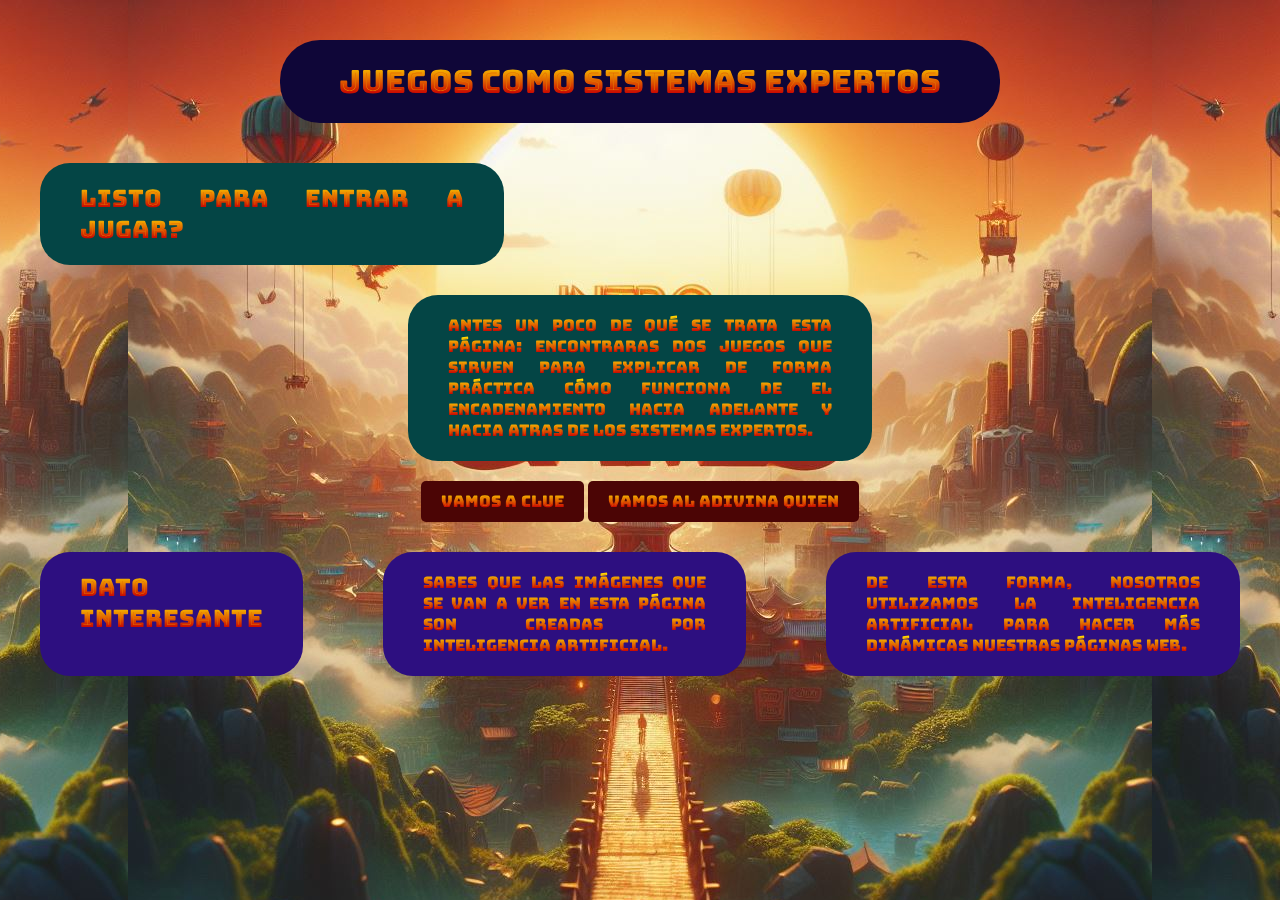
<file: index.html>
<!DOCTYPE html>
<html lang="es">
<head>
    <meta charset="UTF-8">
    <meta name="viewport" content="width=device-width, initial-scale=1.0">
    <title>Juegos naranja</title>
    <link rel="stylesheet" href="styles.css">
</head>
<!-- fuentes -->
<link rel="preconnect" href="https://fonts.googleapis.com">
<link rel="preconnect" href="https://fonts.gstatic.com" crossorigin>
<link href="https://fonts.googleapis.com/css2?family=Bungee+Spice&family=Nabla:EDPT,EHLT@94,5&display=swap" rel="stylesheet">

<body>
    <header>
        <h1>Juegos como sistemas expertos</h1>
    </header>

    <section class="intro">
        <div class="contenido">
            <h2>Listo para entrar a jugar?</h2>
            <p> Antes un poco de qué se trata esta página: encontraras dos juegos que sirven para explicar de forma práctica cómo funciona de el encadenamiento hacia adelante y hacia atras de los sistemas expertos.</p>
            <button id="clue" class="Clue main">Vamos a Clue</button>

            <button id="ad" class="Ad main">Vamos al Adivina quien</button>
        </div>
    </section>

    <section class="interesante">
        <div class="inter">
            <h2>Dato interesante</h2>
            <p>Sabes que las imágenes que se van a ver en esta página son creadas por inteligencia artificial.</p>
            <p>De esta forma, nosotros utilizamos la inteligencia artificial para hacer más dinámicas nuestras páginas web.</p>
        </div>
    </section>
    
    <script src="script.js"></script>

</body>
</html>
</file>
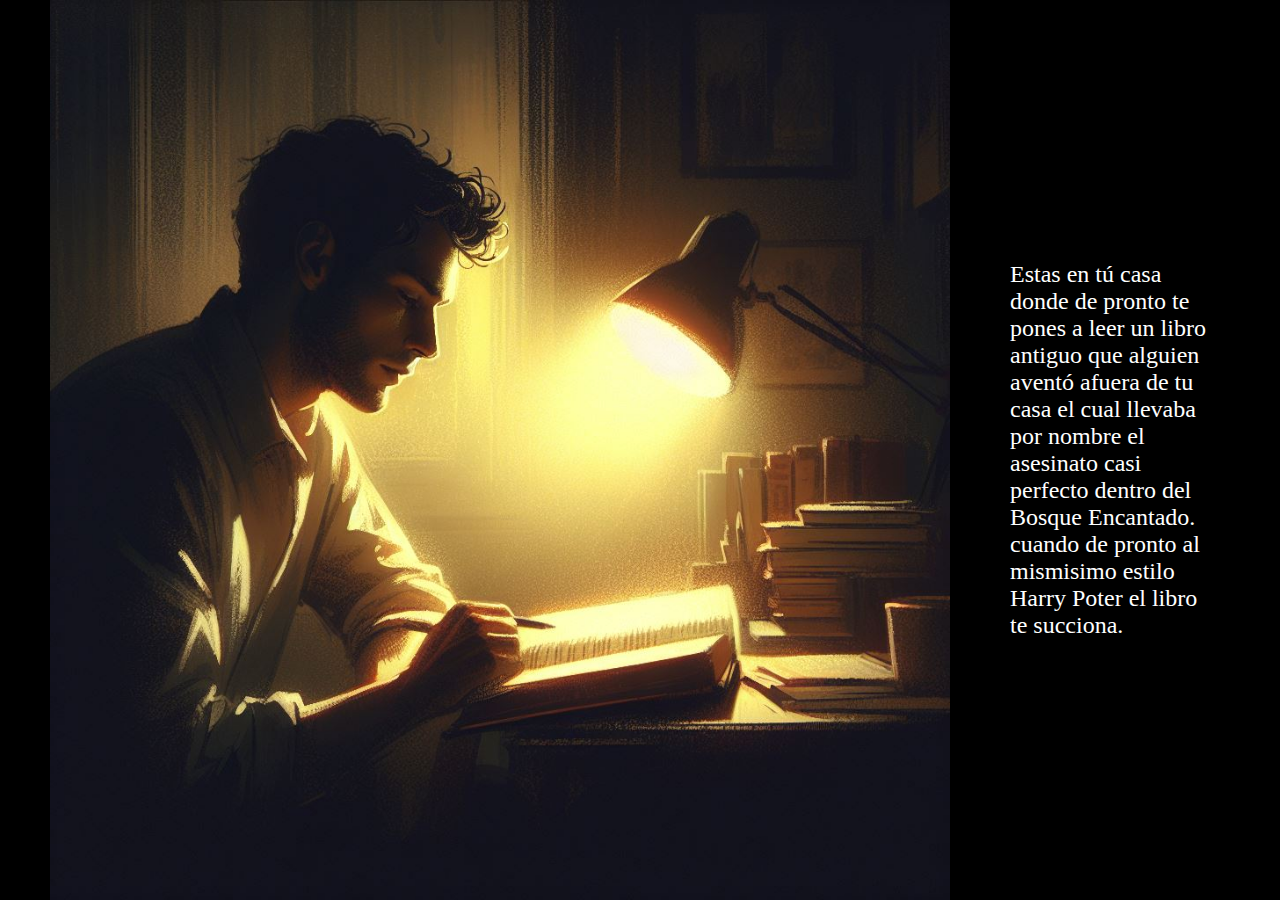
<file: clue/especificos/historia.html>
<!DOCTYPE html>
<html lang="en">
<head>
    <meta charset="UTF-8">
    <meta name="viewport" content="width=device-width, initial-scale=1.0">
    <title>CLUE SELECTION</title>
    <link rel="stylesheet" href="stylehist.css">
</head>
<body>
    <audio id="background-music" autoplay loop>
        <source src="/clue/especificos/imagenes/The Whistle of Death - Puss in Boots 2.mp3" type="audio/mpeg">
    </audio>
    <div id="contenedor">
        <img id="imagen" src="/clue/especificos/imagenes/leyendo.jpeg" alt="Imagen" class="leyendo">
        <p id="parrafo">Estas en tú casa donde de pronto te pones a leer un libro antiguo que alguien aventó afuera de tu casa el cual llevaba por nombre el asesinato casi perfecto dentro del Bosque Encantado. cuando de pronto al mismisimo estilo Harry Poter el libro te succiona.</p>
    </div>
    <video id="video" src="/clue/especificos/imagenes/Dark Souls 'You Died' Animation Sound Effect (4K) 🔥🎮 darksouls eldenring.mp4"   ></video>
    <script src="scripfin.js"></script>
</body>
</html>
</file>
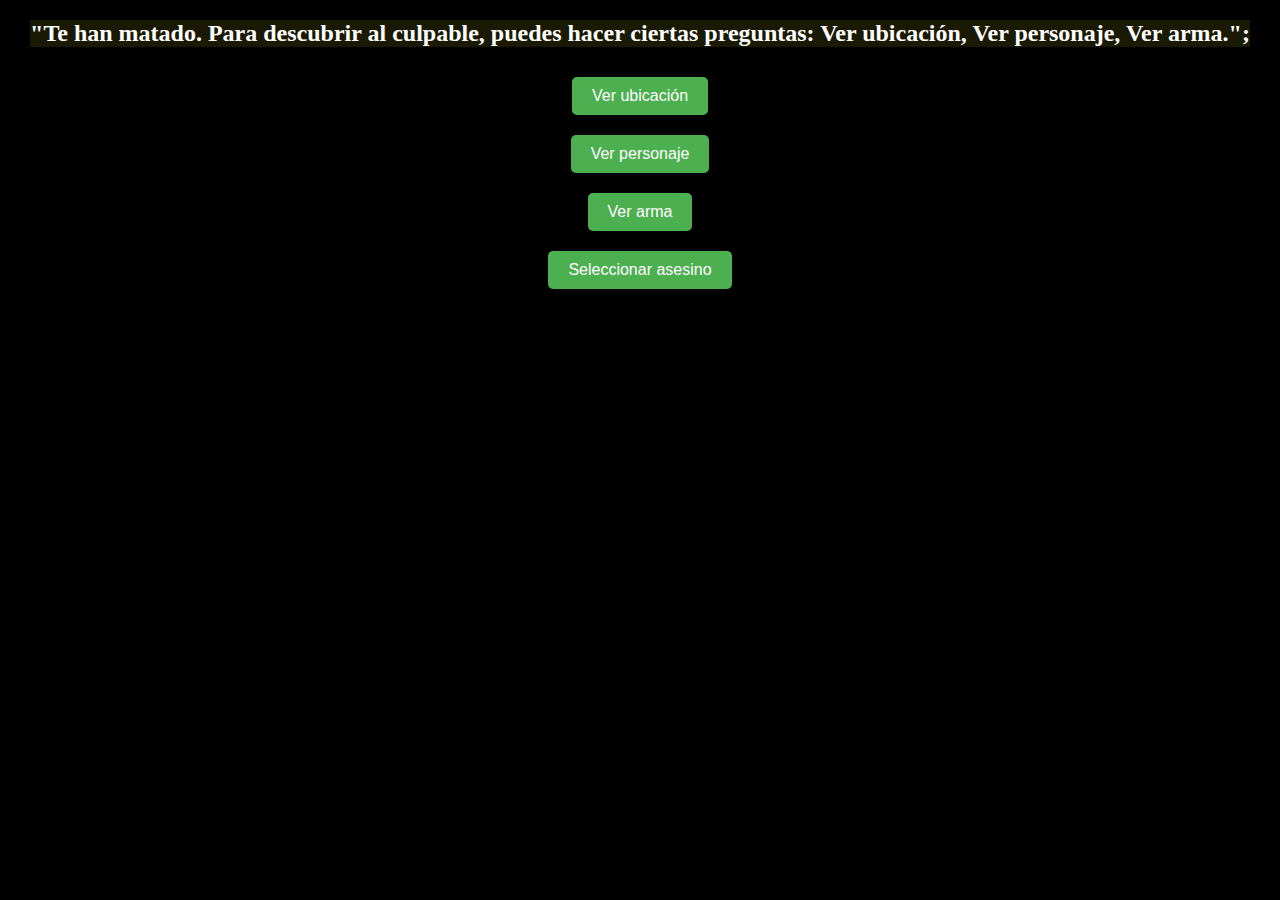
<file: clue/especificos/seleccion.html>
<!DOCTYPE html>
<html lang="en">
<head>
    <meta charset="UTF-8">
    <meta name="viewport" content="width=device-width, initial-scale=1.0">
    <title>Clue Game</title>
    <link rel="stylesheet" href="sel.css">
</head>
<body>
    <h2>"Te han matado. Para descubrir al culpable, puedes hacer ciertas preguntas: Ver ubicación, Ver personaje, Ver arma.";</h2>
    <button id="ubicacionBtn">Ver ubicación</button>
    <button id="personajeBtn">Ver personaje</button>
    <button id="armaBtn">Ver arma</button>
    <div id="ubicacionButtons" style="display: none;"></div>
    <div id="personajeButtons" style="display: none;"></div>
    <div id="armaButtons" style="display: none;"></div>
    <div id="textoContainer"></div>
    
    <button id="botsel">Seleccionar asesino</button>
    <select id="opcionesPersonaje" style="display: none;">
        <option value="Seleccion">Selecciona el Asesino</option>
        <option value="Bruja">Bruja</option>
        <option value="Troll">Troll</option>
        <option value="Cazador">Cazador</option>
        <option value="Mago">Mago</option>
        <option value="Hobbit">Hobbit</option>
    </select>
    
    <select id="opcionesLugar" style="display: none;">
        <option value="Seleccion">Selecciona el Lugar</option>
        <option value="Cascada">Cascada</option>
        <option value="Hongos Gigantes">Hongos</option>
        <option value="Arbol central">Arbol central</option>
        <option value="Pantano">Pantano</option>
        <option value="Pinos de sombras">Pinos de sombras</option>
    </select>
    <select id="opcionesArma" style="display: none;">
        <option value="Seleccion">Selecciona el Arma</option>
        <option value="Daga">Daga</option>
        <option value="Báculo">Báculo</option>
        <option value="Arco">Arco</option>
        <option value="Espada">Espada</option>
        <option value="Pocion">Pocion</option>
    </select>
    <button id="enviar-btn">Enviar a la consola</button>

    <script src="sel.js"></script>
</body>
</html>
</file>
<file: styles.css>
body {
    margin: 0;
    padding: 0;
    background-image: url(/imagenes/intro.jpeg); 
    /* background-size: cover;  */
    background-position: top center; 
    background-attachment:scroll;
    
}


h1 {
    font-family: "Bungee Spice", cursive; 
    font-weight: 400; 

    background-color: #0f0638; 
    padding: 20px 40px; 
    border-radius: 10px; 
    text-align: center;
    border-radius: 40px;
    max-width: 50%;
    margin: 40px auto;
    
    }

.contenido h2{
    font-family: "Bungee Spice", system-ui;
    font-weight: 300;
    font-style: normal;

    background-color: rgb(4, 69, 69);
    padding: 20px 40px; 
    border-radius: 10px; 
    text-align: justify;
        
    border-radius: 30px;
    max-width: 30%;
    margin: 30px 40px;
    position: relative;
    z-index: 1;

}
.contenido p {
    font-family: "Bungee Spice", system-ui;
    font-weight: 300;
    font-style: normal;

    background-color: rgb(4, 69, 69);
    padding: 20px 40px; 
    border-radius: 10px; 
    text-align: justify;
    
    border-radius: 30px;
    max-width: 30%;
    margin: auto;
    position: relative;
    z-index: 0;
    }
.inter{
    display: flex;
    }   
.inter h2{
    font-family: "Bungee Spice", system-ui;
    font-weight: 300;
    font-style: normal;

    background-color: rgb(45, 15, 128);
    padding: 20px 40px; 
    border-radius: 10px; 
    text-align: justify;
        
    border-radius: 30px;
    max-width: 30%;
    margin: 30px 40px;
    position: relative;
    z-index: 1;
    
}
.inter p{
    font-family: "Bungee Spice", system-ui;
    font-weight: 300;
    font-style: normal;

    background-color: rgb(45, 15, 128);
    padding: 20px 40px; 
    border-radius: 10px; 
    text-align: justify;
        
    border-radius: 30px;
    max-width: 30%;
    margin: 30px 40px;
    position: relative;
    z-index: 0;
}

.contenido {
    text-align: center;
}

.Clue, .Ad {
    margin-top: 20px; 
    font-family: "Bungee Spice", system-ui;
    font-weight: 300;
    font-style: normal;
    background-color: rgb(75, 5, 5); 
    padding: 10px 20px; 
    border: none;
    border-radius: 5px;
    font-size: 16px;
    text-align: center;
    display: inline-block; 
}



.clue-clic,.ad-clic {
    background-color: #64b5f6; 
}
</file>
<file: clue/especificos/stylehist.css>
body {
    margin: 0;
    padding: 0;
    background-color: black; 
    color: white; 
}

#contenedor {
    display: flex; 
    align-items: center; 
    justify-content: center;
    height: 100vh; 
}

#parrafo {
    font-size: 24px;
    margin-left: 60px;
    margin-right: 60px;
}
.leyendo {
    max-width: 100%; 
    max-height: 100%; 
    margin-left: 50px;
    width: auto;
    height: auto;
}

body {
    margin: 0;
    padding: 0;
    background-color: black; 
    color: white;
    
}

#contenedor {
    display: flex; 
    align-items: center; 
    justify-content: center;
    height: 100vh; 
}

#parrafo {
    font-size: 24px;
    margin-left: 60px;
    margin-right: 60px;
}

.leyendo {
    max-width: 100%; 
    max-height: 100%; 
    margin-left: 50px;
    width: auto;
    height: auto;
}

#video {
    display: none;
    position: absolute; 
    top: 0;
    left: 0;
    width: 100%;
    height: 100%;
    object-fit: cover;
}
</file>
<file: clue/especificos/sel.css>
body {
    margin: 0;
    padding: 0;
    background-color: black; 
    color: black;  
    /* background-image: url(/clue/especificos/imagenes/bosque.jpeg); 
    /* background-size: cover;  */
    /* background-position: top center; 
    background-attachment:scroll; */
    background-repeat: no-repeat; 
    background-size: auto; 
    background-position: center top; /* Centra la imagen de fondo en horizontal y la posiciona en la parte inferior */
    display: flex;
    flex-direction: column; 
    align-items: center; 
    justify-content: right; 
    min-height: 100vh;
}

h2 {
    text-align: center; /* Centra el texto */
    background-color: rgb(32, 32, 5,.8);
    color: white;
}

button {
    margin: 10px;
    padding: 10px 20px;
    border: none;
    border-radius: 5px;
    background-color: #4CAF50;
    color: white;
    font-size: 16px;
    cursor: pointer;
    transition: background-color 0.3s ease;
}

button:hover {
    background-color: #3e8e41;
}

.custom-button {
    /* Estilos personalizados para los botones */
    background-color: #8e44ad;
    color: white;
    font-weight: bold;
    box-shadow: 0 2px 4px rgba(0, 0, 0, 0.2);
}

.custom-button:hover {
    background-color: #7d3c98;
}
select {
    margin: 10px;
    padding: 10px 20px;
    border: none;
    border-radius: 5px;
    background-color:#8e44ad;
    color: white;
    font-size: 16px;
    cursor: pointer;
    transition: background-color 0.3s ease;
}

select:hover {
    background-color: #14071a;
}
</file>
